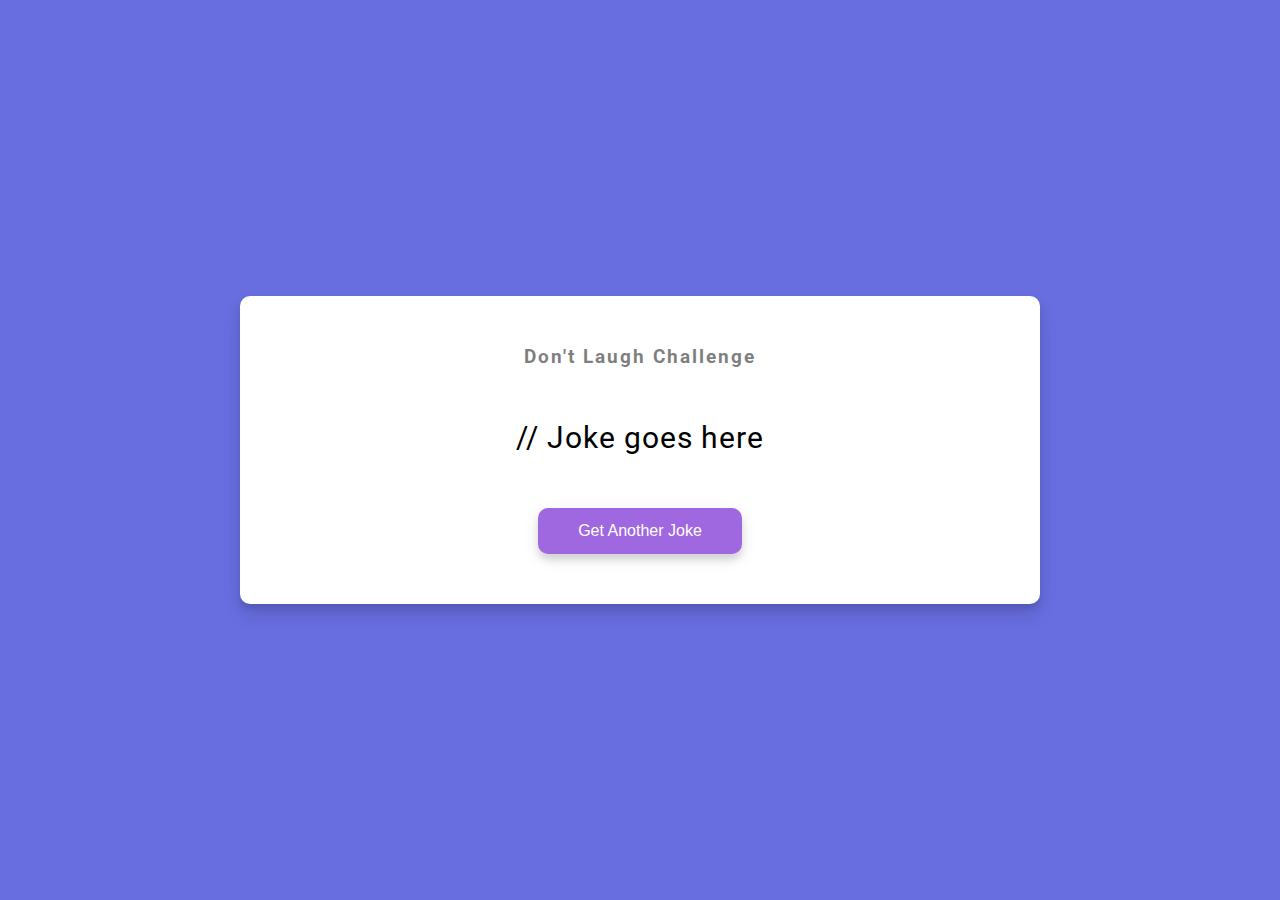
<file: 50projects50days/10_DadJokes/index.html>
<!DOCTYPE html>
<html lang="en">
<head>
    <meta charset="UTF-8">
    <meta http-equiv="X-UA-Compatible" content="IE=edge">
    <meta name="viewport" content="width=device-width, initial-scale=1.0">
    <link rel="stylesheet" href="https://cdnjs.cloudflare.com/ajax/libs/font-awesome/5.15.2/css/all.min.css"
        integrity="sha512-HK5fgLBL+xu6dm/Ii3z4xhlSUyZgTT9tuc/hSrtw6uzJOvgRr2a9jyxxT1ely+B+xFAmJKVSTbpM/CuL7qxO8w=="
        crossorigin="anonymous" />
    <link rel="stylesheet" href="style.css">

    <title>Dad Jokes</title>
</head>
<body>
    <div class="container">
        <h3>Don't Laugh Challenge</h3>
        <div id="joke" class="joke">// Joke goes here</div>
        <button id="jokeBtn" class="btn">Get Another Joke</button>
    </div>
    <script src="script.js"></script>
    </div>
   
</body>
</html>
</file>
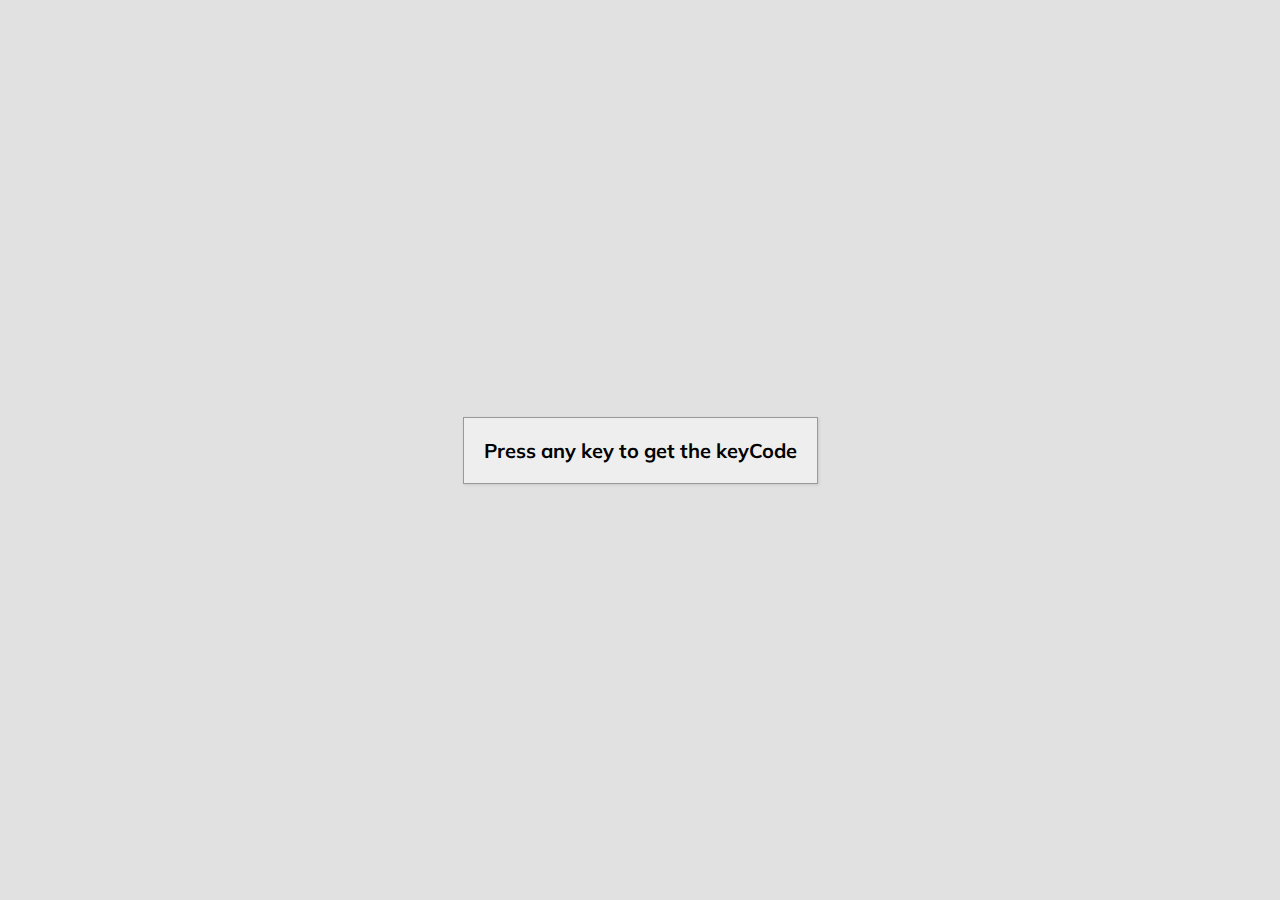
<file: 50projects50days/11_EventKeyCodes/index.html>
<!DOCTYPE html>
<html lang="en">
  <head>
    <meta charset="UTF-8" />
    <meta name="viewport" content="width=device-width, initial-scale=1.0" />
    <link rel="stylesheet" href="style.css" />
    <title>Event KeyCodes</title>
  </head>
  <body>
    <div id="insert">
      <div class="key">
        Press any key to get the keyCode
      </div>
    </div>
    <script src="script.js"></script>
  </body>
</html>
</file>
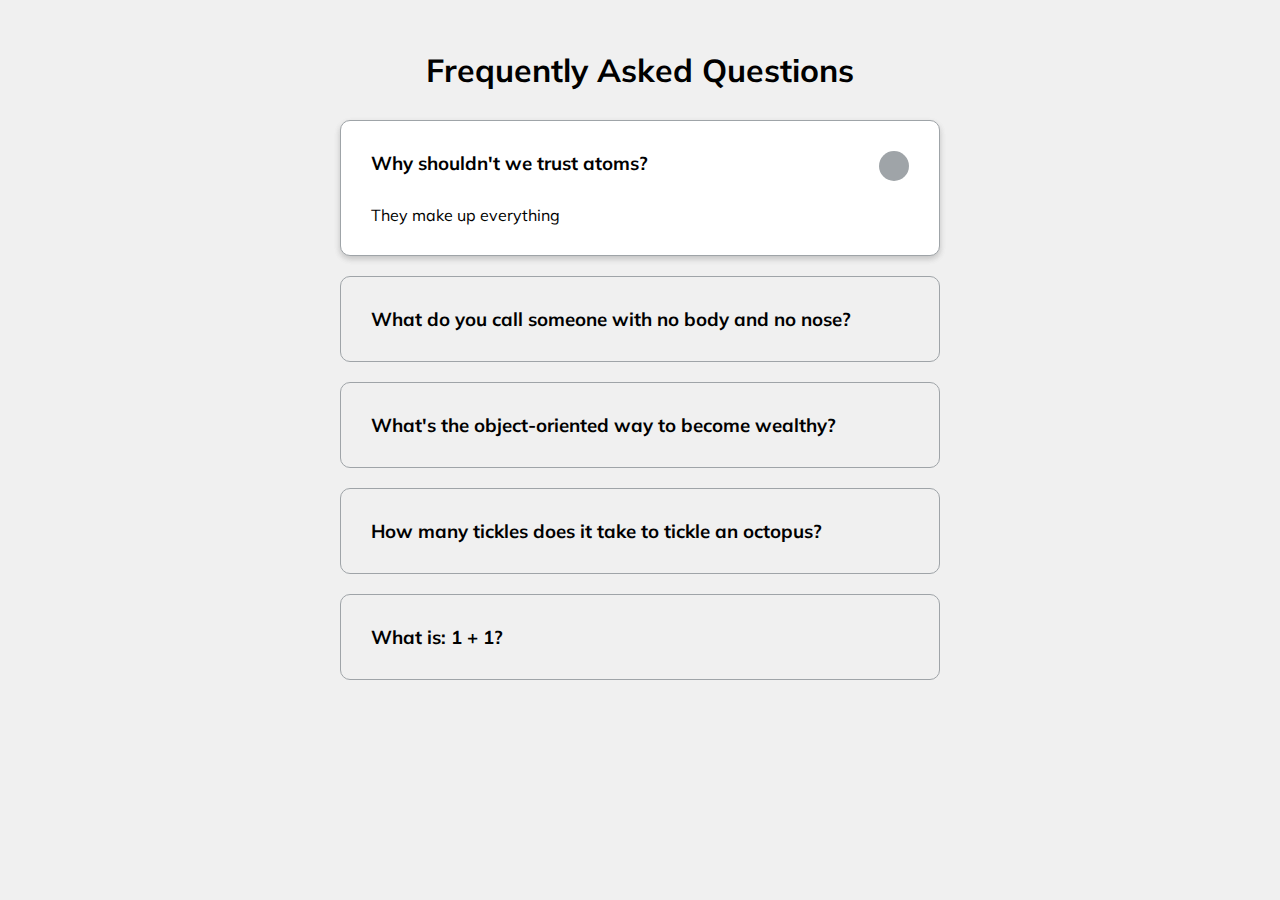
<file: 50projects50days/12_FAQCollapse/index.html>
<!DOCTYPE html>
<html lang="en">
  <head>
    <meta charset="UTF-8" />
    <meta name="viewport" content="width=device-width, initial-scale=1.0" />
    <link rel="stylesheet" href="https://cdnjs.cloudflare.com/ajax/libs/font-awesome/5.14.0/css/all.min.css" integrity="sha512-1PKOgIY59xJ8Co8+NE6FZ+LOAZKjy+KY8iq0G4B3CyeY6wYHN3yt9PW0XpSriVlkMXe40PTKnXrLnZ9+fkDaog==" crossorigin="anonymous" />
    <link rel="stylesheet" href="style.css" />
    <title>FAQ</title>
  </head>
  <body>
    <h1>Frequently Asked Questions</h1>
    <div class="faq-container">
      <div class="faq active">
        <h3 class="faq-title">
          Why shouldn't we trust atoms?
        </h3>

        <p class="faq-text">
          They make up everything
        </p>

        <button class="faq-toggle">
          <i class="fas fa-chevron-down"></i>
          <i class="fas fa-times"></i>
        </button>
      </div>

      <div class="faq">
        <h3 class="faq-title">
          What do you call someone with no body and no nose?
        </h3>
        <p class="faq-text">
          Nobody knows.
        </p>
        <button class="faq-toggle">
          <i class="fas fa-chevron-down"></i>
          <i class="fas fa-times"></i>
        </button>
      </div>
      
      <div class="faq">
        <h3 class="faq-title">
          What's the object-oriented way to become wealthy?
        </h3>
        <p class="faq-text">
          Inheritance.
        </p>
        <button class="faq-toggle">
          <i class="fas fa-chevron-down"></i>
          <i class="fas fa-times"></i>
        </button>
      </div>
      
      <div class="faq">
        <h3 class="faq-title">
          How many tickles does it take to tickle an octopus?
        </h3>
        <p class="faq-text">
          Ten-tickles!
        </p>
        <button class="faq-toggle">
          <i class="fas fa-chevron-down"></i>
          <i class="fas fa-times"></i>
        </button>
      </div>
      
      <div class="faq">
        <h3 class="faq-title">
          What is: 1 + 1?
        </h3>
        <p class="faq-text">
          Depends on who are you asking.
        </p>
        <button class="faq-toggle">
          <i class="fas fa-chevron-down"></i>
          <i class="fas fa-times"></i>
        </button>
      </div>
    </div>
    <script src="script.js"></script>
  </body>
</html>
</file>
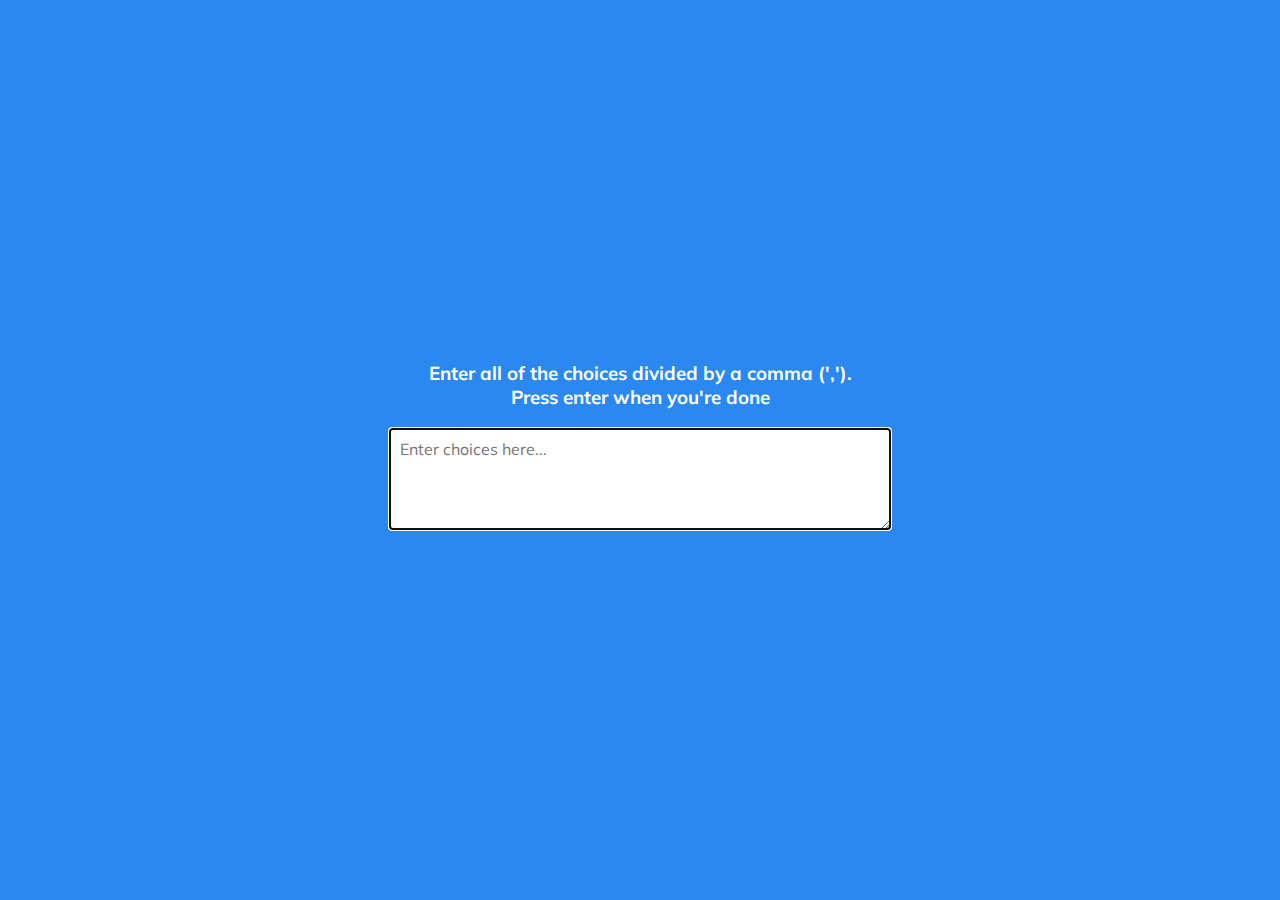
<file: 50projects50days/13_RandomChoicePicker/index.html>
<!DOCTYPE html>
<html lang="en">
  <head>
    <meta charset="UTF-8" />
    <meta name="viewport" content="width=device-width, initial-scale=1.0" />
    <link rel="stylesheet" href="style.css" />
    <title>Random Choice Picker</title>
  </head>
  <body>
    <div class="container">
      <h3>Enter all of the choices divided by a comma (','). <br> Press enter when you're done</h3>
      <textarea placeholder="Enter choices here..." id="textarea"></textarea>

      <div id="tags"></div>
    </div>

    <script src="script.js"></script>
  </body>
</html>
</file>
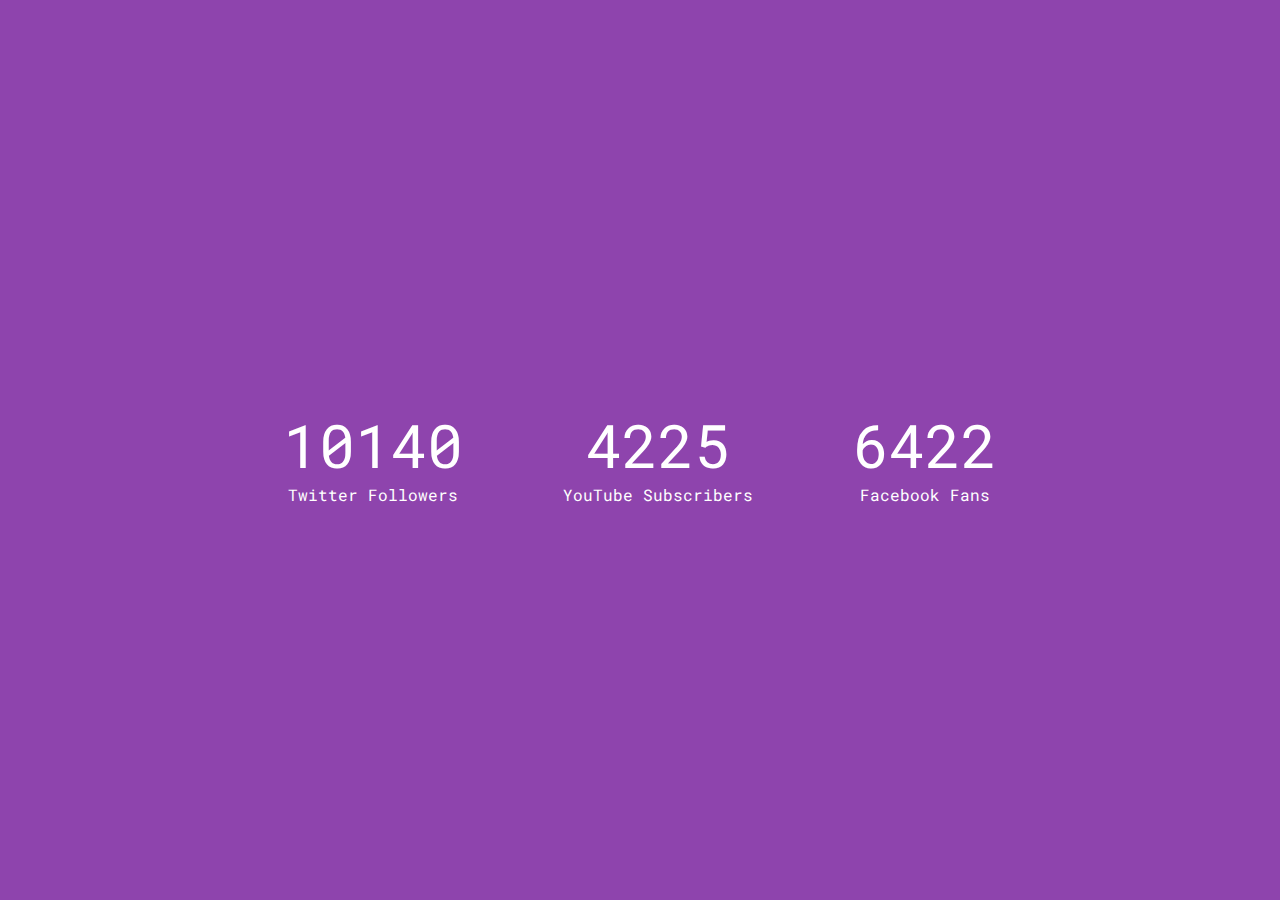
<file: 50projects50days/15_IncrementingCounter/index.html>
<!DOCTYPE html>
<html lang="en">
  <head>
    <meta charset="UTF-8" />
    <meta name="viewport" content="width=device-width, initial-scale=1.0" />
    <link rel="stylesheet" href="https://cdnjs.cloudflare.com/ajax/libs/font-awesome/5.14.0/css/all.min.css" integrity="sha512-1PKOgIY59xJ8Co8+NE6FZ+LOAZKjy+KY8iq0G4B3CyeY6wYHN3yt9PW0XpSriVlkMXe40PTKnXrLnZ9+fkDaog==" crossorigin="anonymous" />
    <link rel="stylesheet" href="style.css" />
    <title>Increment Counter</title>
  </head>
  <body>
    <div class="counter-container">
      <i class="fab fa-twitter fa-3x"></i>
      <div class="counter" data-target="12000"></div>
      <span>Twitter Followers</span>
    </div>

    <div class="counter-container">
      <i class="fab fa-youtube fa-3x"></i>
      <div class="counter" data-target="5000"></div>
      <span>YouTube Subscribers</span>
    </div>

    <div class="counter-container">
      <i class="fab fa-facebook fa-3x"></i>
      <div class="counter" data-target="7500"></div>
      <span>Facebook Fans</span>
    </div>
    <script src="script.js"></script>
  </body>
</html>
</file>
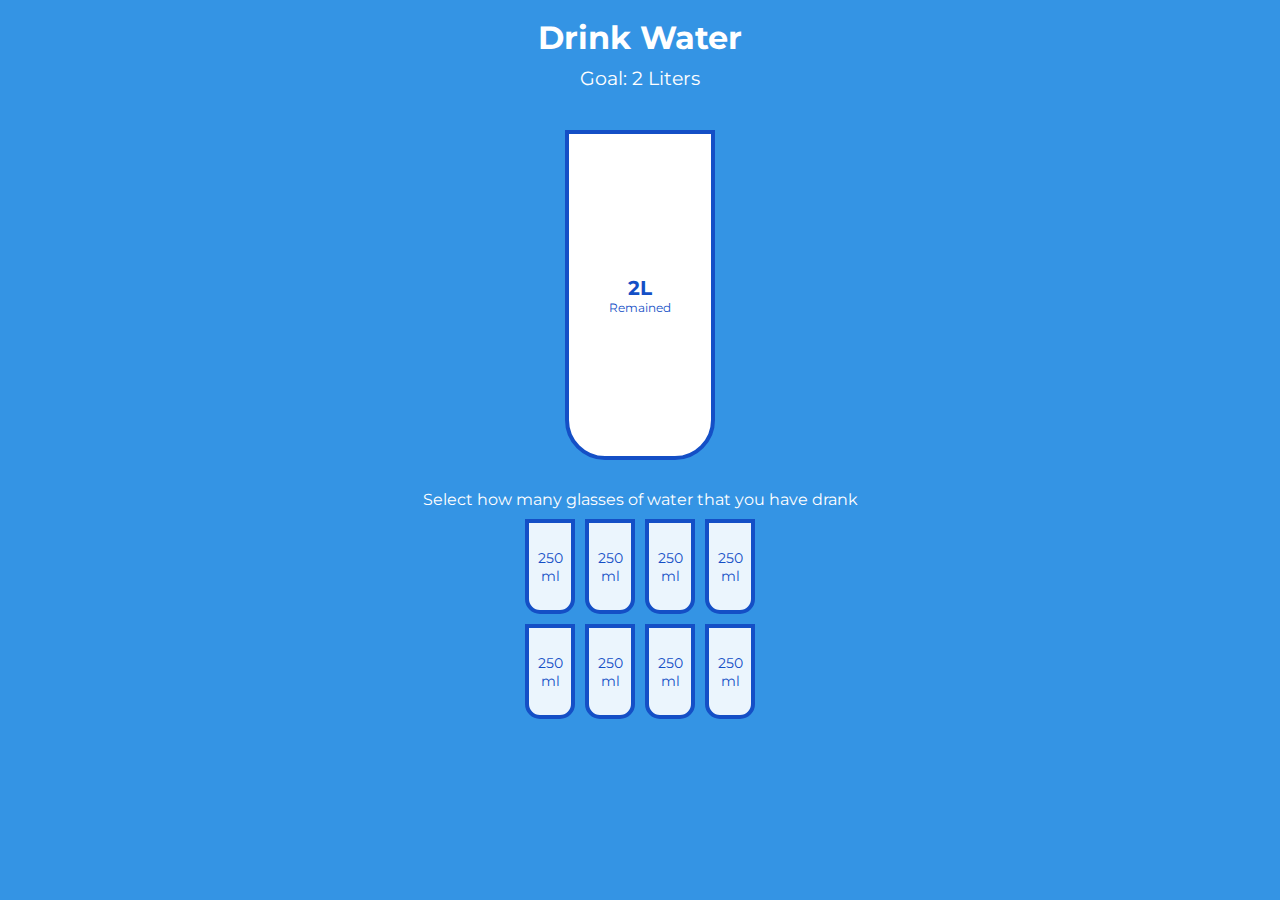
<file: 50projects50days/16_DrinkWater/index.html>
<!DOCTYPE html>
<html lang="en">
  <head>
    <meta charset="UTF-8" />
    <meta name="viewport" content="width=device-width, initial-scale=1.0" />
    <link rel="stylesheet" href="style.css" />
    <title>Drink Water</title>
  </head>
  <body>
    <h1>Drink Water</h1>
    <h3>Goal: 2 Liters</h3>

    <div class="cup">
      <div class="remained" id="remained">
        <span id="liters"></span>
        <small>Remained</small>
      </div>

      <div class="percentage" id="percentage"></div>
    </div>

    <p class="text">Select how many glasses of water that you have drank</p>

    <div class="cups">
      <div class="cup cup-small">250 ml</div>
      <div class="cup cup-small">250 ml</div>
      <div class="cup cup-small">250 ml</div>
      <div class="cup cup-small">250 ml</div>
      <div class="cup cup-small">250 ml</div>
      <div class="cup cup-small">250 ml</div>
      <div class="cup cup-small">250 ml</div>
      <div class="cup cup-small">250 ml</div>
    </div>

    <script src="script.js"></script>
  </body>
</html>
</file>
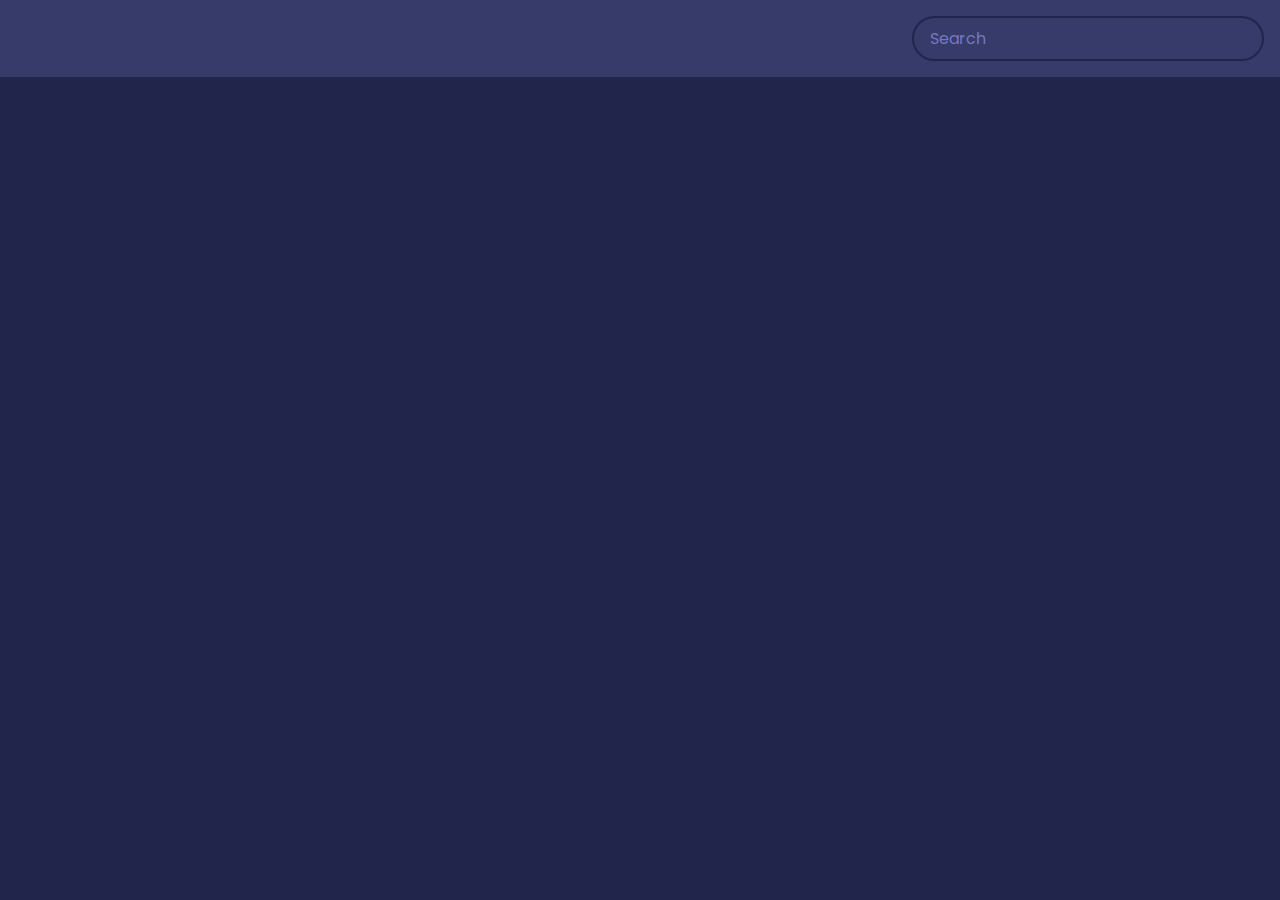
<file: 50projects50days/17_MovieApp/index.html>
<!DOCTYPE html>
<html lang="en">
  <head>
    <meta charset="UTF-8" />
    <meta name="viewport" content="width=device-width, initial-scale=1.0" />
    <link rel="stylesheet" href="style.css" />
    <title>Movie App</title>
  </head>
  <body>
    <header>
      <form id="form">
        <input type="text" id="search" class="search" placeholder="Search">
      </form>
    </header>

    <main id="main"></main>

    <script src="script.js"></script>
  </body>
</html>
</file>
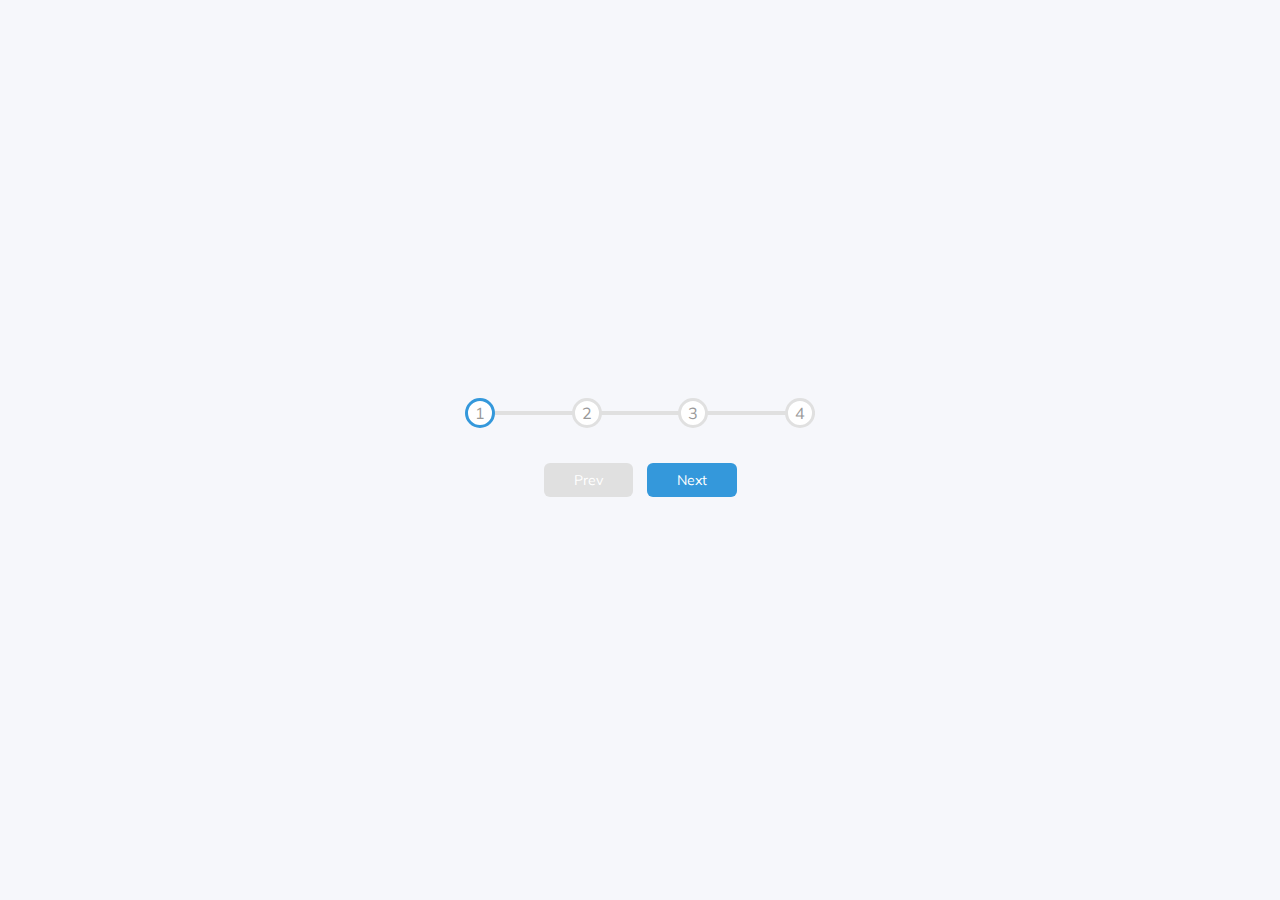
<file: 50projects50days/2_ProgressSteps/index.html>
<!DOCTYPE html>
<html lang="en">
<head>
    <meta charset="UTF-8">
    <meta http-equiv="X-UA-Compatible" content="IE=edge">
    <meta name="viewport" content="width=device-width, initial-scale=1.0">
    <link rel="stylesheet" href="style.css">
   <title>Progress Steps</title>
</head>
<body>
<div class="container">
    <div class="progress-container">
        <div class="progress" id="progress"></div>
            <div class="circle active">1</div>
            <div class="circle">2</div>
            <div class="circle">3</div>
            <div class="circle">4</div>
        </div>
    <button class="btn" id="prev" disabled>Prev</button>
    <button class="btn" id="next">Next</button>
</div>

    <script src="script.js"></script>
</body>
</html>
</file>
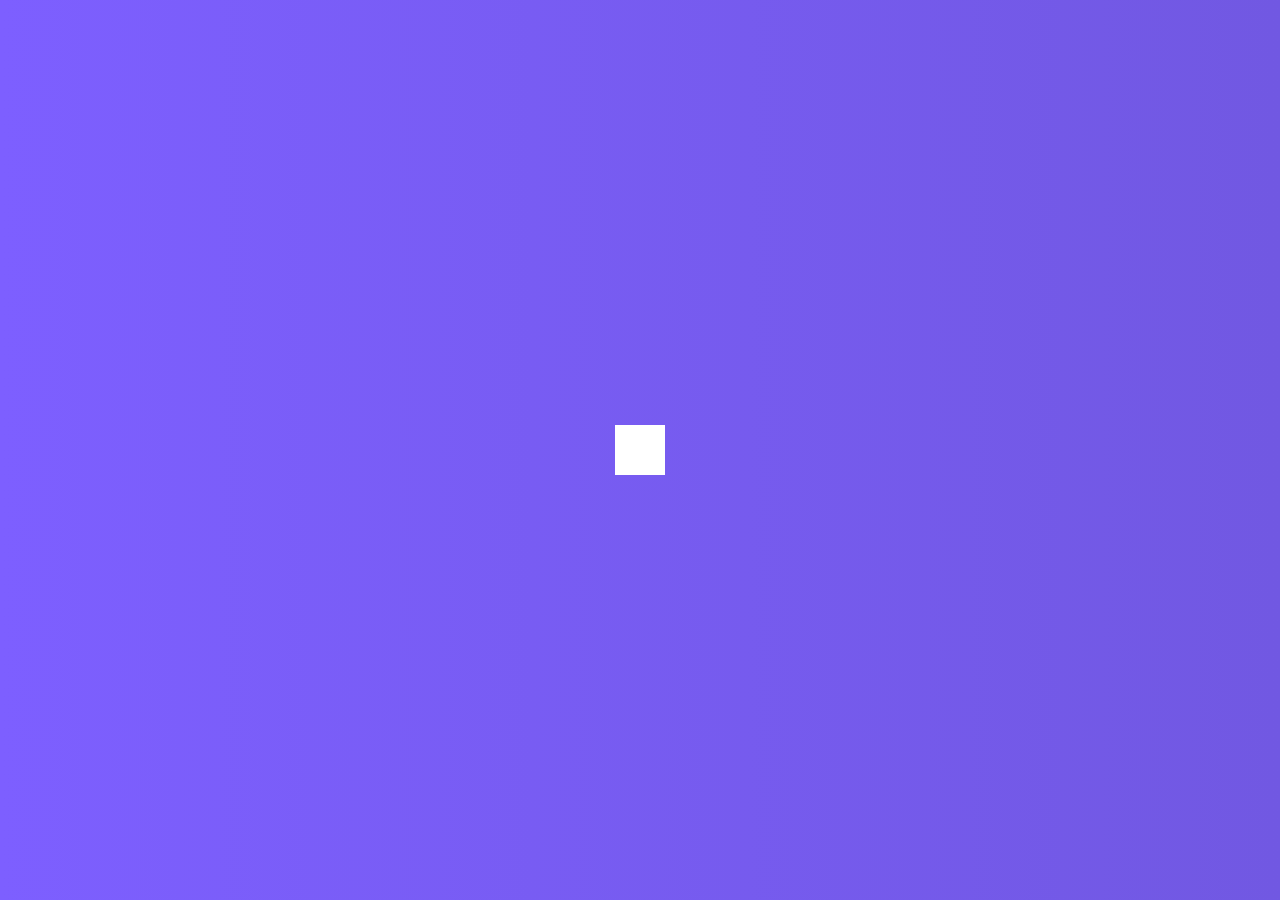
<file: 50projects50days/4_HiddenSearchWidget/index.html>
<!DOCTYPE html>
<html lang="en">
<head>
    <meta charset="UTF-8">
    <meta http-equiv="X-UA-Compatible" content="IE=edge">
    <meta name="viewport" content="width=device-width, initial-scale=1.0">
    <link rel="stylesheet" href="https://cdnjs.cloudflare.com/ajax/libs/font-awesome/5.15.2/css/all.min.css"
        integrity="sha512-HK5fgLBL+xu6dm/Ii3z4xhlSUyZgTT9tuc/hSrtw6uzJOvgRr2a9jyxxT1ely+B+xFAmJKVSTbpM/CuL7qxO8w=="
        crossorigin="anonymous" />
    <link rel="stylesheet" href="style.css">

    <title>Hidden Search</title>
</head>
<body>
    <div class="search">
        <input type="text" class="input" placeholder="Search....">
        <button class="btn">
            <i class="fas fa-search"></i>
        </button>

    </div>

    <script src="script.js"></script>
</body>
</html>
</file>
<file: 50projects50days/10_DadJokes/style.css>
@import url("https://fonts.googleapis.com/css2?family=Roboto:wght@400;700&display=swap");

* {
  box-sizing: border-box;
}

body {
  background-color: #686de0;
  font-family: "Roboto", sans-serif;
  display: flex;
  flex-direction: column;
  align-items: center;
  justify-content: center;
  height: 100vh;
  overflow: hidden;
  margin: 0;
  padding: 20px;
}

.container {
  background-color: #fff;
  border-radius: 10px;
  box-shadow: 0 10px 20px rgba(0, 0, 0, 0.1), 0 6px 6px rgba(0, 0, 0, 0.1);
  padding: 50px 20px;
  text-align: center;
  max-width: 100%;
  width: 800px;
}

h3 {
  margin: 0;
  opacity: 0.5;
  letter-spacing: 2px;
}

.joke {
  font-size: 30px;
  letter-spacing: 1px;
  line-height: 40px;
  margin: 50px auto;
  max-width: 600px;
}

.btn {
  background-color: #9f68e0;
  color: #fff;
  border: 0;
  border-radius: 10px;
  box-shadow: 0 5px 15px rgba(0, 0, 0, 0.1), 0 6px 6px rgba(0, 0, 0, 0.1);
  padding: 14px 40px;
  font-size: 16px;
  cursor: pointer;
}

.btn:active {
  transform: scale(0.98);
}

.btn:focus {
  outline: 0;
}
</file>
<file: 50projects50days/11_EventKeyCodes/style.css>
@import url('https://fonts.googleapis.com/css?family=Muli&display=swap');

* {
  box-sizing: border-box;
}

body {
  background-color: #e1e1e1;
  font-family: 'Muli', sans-serif;
  display: flex;
  align-items: center;
  justify-content: center;
  text-align: center;
  height: 100vh;
  overflow: hidden;
  margin: 0;
}

.key {
  border: 1px solid #999;
  background-color: #eee;
  box-shadow: 1px 1px 3px rgba(0, 0, 0, 0.1);
  display: inline-flex;
  align-items: center;
  font-size: 20px;
  font-weight: bold;
  padding: 20px;
  flex-direction: column;
  margin: 10px;
  min-width: 150px;
  position: relative;
}

.key small {
  position: absolute;
  top: -24px;
  left: 0;
  text-align: center;
  width: 100%;
  color: #555;
  font-size: 14px;
}
</file>
<file: 50projects50days/12_FAQCollapse/style.css>
@import url('https://fonts.googleapis.com/css?family=Muli&display=swap');

* {
  box-sizing: border-box;
}

body {
  font-family: 'Muli', sans-serif;
  background-color: #f0f0f0;
}

h1 {
  margin: 50px 0 30px;
  text-align: center;
}

.faq-container {
  max-width: 600px;
  margin: 0 auto;
}

.faq {
  background-color: transparent;
  border: 1px solid #9fa4a8;
  border-radius: 10px;
  margin: 20px 0;
  padding: 30px;
  position: relative;
  overflow: hidden;
  transition: 0.3s ease;
}

.faq.active {
  background-color: #fff;
  box-shadow: 0 3px 6px rgba(0, 0, 0, 0.1), 0 3px 6px rgba(0, 0, 0, 0.1);
}

.faq.active::before,
.faq.active::after {
  content: '\f075';
  font-family: 'Font Awesome 5 Free';
  color: #2ecc71;
  font-size: 7rem;
  position: absolute;
  opacity: 0.2;
  top: 20px;
  left: 20px;
  z-index: 0;
}

.faq.active::before {
  color: #3498db;
  top: -10px;
  left: -30px;
  transform: rotateY(180deg);
}

.faq-title {
  margin: 0 35px 0 0;
}

.faq-text {
  display: none;
  margin: 30px 0 0;
}

.faq.active .faq-text {
  display: block;
}

.faq-toggle {
  background-color: transparent;
  border: 0;
  border-radius: 50%;
  cursor: pointer;
  display: flex;
  align-items: center;
  justify-content: center;
  font-size: 16px;
  padding: 0;
  position: absolute;
  top: 30px;
  right: 30px;
  height: 30px;
  width: 30px;
}

.faq-toggle:focus {
  outline: 0;
}

.faq-toggle .fa-times {
  display: none;
}

.faq.active .faq-toggle .fa-times {
  color: #fff;
  display: block;
}

.faq.active .faq-toggle .fa-chevron-down {
  display: none;
}

.faq.active .faq-toggle {
  background-color: #9fa4a8;
}
</file>
<file: 50projects50days/13_RandomChoicePicker/style.css>
@import url('https://fonts.googleapis.com/css?family=Muli&display=swap');

* {
  box-sizing: border-box;
}

body {
  background-color: #2b88f0;
  font-family: 'Muli', sans-serif;
  display: flex;
  flex-direction: column;
  align-items: center;
  justify-content: center;
  height: 100vh;
  overflow: hidden;
  margin: 0;
}

h3 {
  color: #fff;
  margin: 10px 0 20px;
  text-align: center;
}

.container {
  width: 500px;
}

textarea {
  border: none;
  display: block;
  width: 100%;
  height: 100px;
  font-family: inherit;
  padding: 10px;
  margin: 0 0 20px;
  font-size: 16px;
}

.tag {
  background-color: #f0932b;
  color: #fff;
  border-radius: 50px;
  padding: 10px 20px;
  margin: 0 5px 10px 0;
  font-size: 14px;
  display: inline-block;
}

.tag.highlight {
  background-color: #273c75;
}
</file>
<file: 50projects50days/15_IncrementingCounter/style.css>
@import url('https://fonts.googleapis.com/css?family=Roboto+Mono&display=swap');

* {
  box-sizing: border-box;
}

body {
  background-color: #8e44ad;
  color: #fff;
  font-family: 'Roboto Mono', sans-serif;
  display: flex;
  align-items: center;
  justify-content: center;
  height: 100vh;
  overflow: hidden;
  margin: 0;
}

.counter-container {
  display: flex;
  flex-direction: column;
  justify-content: center;
  text-align: center;
  margin: 30px 50px;
}

.counter {
  font-size: 60px;
  margin-top: 10px;
}

@media (max-width: 580px) {
  body {
    flex-direction: column;
  }
}
</file>
<file: 50projects50days/16_DrinkWater/style.css>
@import url('https://fonts.googleapis.com/css?family=Montserrat:400,600&display=swap');

:root {
  --border-color: #144fc6;
  --fill-color: #6ab3f8;
}

* {
  box-sizing: border-box;
}

body {
  background-color: #3494e4;
  color: #fff;
  font-family: 'Montserrat', sans-serif;
  display: flex;
  flex-direction: column;
  align-items: center;
  margin-bottom: 40px;
}

h1 {
  margin: 10px 0 0;
}

h3 {
  font-weight: 400;
  margin: 10px 0;
}

.cup {
  background-color: #fff;
  border: 4px solid var(--border-color);
  color: var(--border-color);
  border-radius: 0 0 40px 40px;
  height: 330px;
  width: 150px;
  margin: 30px 0;
  display: flex;
  flex-direction: column;
  overflow: hidden;
}

.cup.cup-small {
  height: 95px;
  width: 50px;
  border-radius: 0 0 15px 15px;
  background-color: rgba(255, 255, 255, 0.9);
  cursor: pointer;
  font-size: 14px;
  align-items: center;
  justify-content: center;
  text-align: center;
  margin: 5px;
  transition: 0.3s ease;
}

.cup.cup-small.full {
  background-color: var(--fill-color);
  color: #fff;
}

.cups {
  display: flex;
  flex-wrap: wrap;
  align-items: center;
  justify-content: center;
  width: 280px;
}

.remained {
  display: flex;
  flex-direction: column;
  align-items: center;
  justify-content: center;
  text-align: center;
  flex: 1;
  transition: 0.3s ease;
}

.remained span {
  font-size: 20px;
  font-weight: bold;
}

.remained small {
  font-size: 12px;
}

.percentage {
  background-color: var(--fill-color);
  display: flex;
  align-items: center;
  justify-content: center;
  font-weight: bold;
  font-size: 30px;
  height: 0;
  transition: 0.3s ease;
}

.text {
  text-align: center;
  margin: 0 0 5px;
}
</file>
<file: 50projects50days/17_MovieApp/style.css>
@import url('https://fonts.googleapis.com/css2?family=Poppins:wght@200;400&display=swap');

:root {
  --primary-color: #22254b;
  --secondary-color: #373b69;
}

* {
  box-sizing: border-box;
}

body {
  background-color: var(--primary-color);
  font-family: 'Poppins', sans-serif;
  margin: 0;
}

header {
  padding: 1rem;
  display: flex;
  justify-content: flex-end;
  background-color: var(--secondary-color);
}

.search {
  background-color: transparent;
  border: 2px solid var(--primary-color);
  border-radius: 50px;
  font-family: inherit;
  font-size: 1rem;
  padding: 0.5rem 1rem;
  color: #fff;
}

.search::placeholder {
  color: #7378c5;
}

.search:focus {
  outline: none;
  background-color: var(--primary-color);
}

main {
  display: flex;
  flex-wrap: wrap;
  justify-content: center;
}

.movie {
  width: 300px;
  margin: 1rem;
  background-color: var(--secondary-color);
  box-shadow: 0 4px 5px rgba(0, 0, 0, 0.2);
  position: relative;
  overflow: hidden;
  border-radius: 3px;
}

.movie img {
  width: 100%;
}

.movie-info {
  color: #eee;
  display: flex;
  align-items: center;
  justify-content: space-between;
  padding: 0.5rem 1rem 1rem;
  letter-spacing: 0.5px;
}

.movie-info h3 {
  margin-top: 0;
}

.movie-info span {
  background-color: var(--primary-color);
  padding: 0.25rem 0.5rem;
  border-radius: 3px;
  font-weight: bold;
}

.movie-info span.green {
  color: lightgreen;
}

.movie-info span.orange {
  color: orange;
}

.movie-info span.red {
  color: red;
}

.overview {
  background-color: #fff;
  padding: 2rem;
  position: absolute;
  left: 0;
  bottom: 0;
  right: 0;
  max-height: 100%;
  transform: translateY(101%);
  overflow-y: auto;
  transition: transform 0.3s ease-in;
}

.movie:hover .overview {
  transform: translateY(0);
}
</file>
<file: 50projects50days/2_ProgressSteps/style.css>
@import url("https://fonts.googleapis.com/css2?family=Muli&display=swap");

:root {
  --line-border-fill: #3498db;
  --line-border-empty: #e0e0e0;
}

* {
  box-sizing: border-box;
}

body {
  background-color: #f6f7fb;
  font-family: "Muli", sans-serif;
  display: flex;
  align-items: center;
  justify-content: center;
  height: 100vh;
  overflow: hidden;
  margin: 0;
}

.container {
  text-align: center;
}

.progress-container {
  display: flex;
  justify-content: space-between;
  position: relative;
  margin-bottom: 30px;
  max-width: 100%;
  width: 350px;
}

.progress-container::before {
  content: "";
  background-color: var(--line-border-empty);
  position: absolute;
  top: 50%;
  left: 0;
  transform: translateY(-50%);
  height: 4px;
  width: 100%;
  z-index: -1;
  transition: 0.4s ease;
}

.progress {
  background-color: var(--line-border-fill);
  position: absolute;
  top: 50%;
  left: 0;
  transform: translateY(-50%);
  height: 4px;
  width: 0%;
  z-index: -1;
  transition: 0.4s ease;
}

.circle {
  background-color: #fff;
  color: #999;
  border-radius: 50%;
  height: 30px;
  width: 30px;
  display: flex;
  align-items: center;
  justify-content: center;
  border: 3px solid var(--line-border-empty);
  transition: 0.4s ease;
}

.circle.active {
  border-color: var(--line-border-fill);
}

.btn {
  background-color: var(--line-border-fill);
  color: #fff;
  border: 0;
  border-radius: 6px;
  cursor: pointer;
  font-family: inherit;
  padding: 8px 30px;
  margin: 5px;
  font-size: 14px;
}

.btn:active {
  transform: scale(0.98);
}

.btn:focus {
  outline: 0;
}

.btn:disabled {
  background-color: var(--line-border-empty);
  cursor: not-allowed;
}
</file>
<file: 50projects50days/4_HiddenSearchWidget/style.css>
@import url("https://fonts.googleapis.com/css2?family=Roboto:wght@400;700&display=swap");

* {
  box-sizing: border-box;
}

body {
  background-image: linear-gradient(90deg,#7d5fff,#7158e2);
  font-family: "Roboto", sans-serif;
  display: flex;
  align-items: center;
  justify-content: center;
  height: 100vh;
  overflow: hidden;
  margin: 0;
}

.search {
  position: relative;
  height: 50px;
}

.search .input {
  background-color: #fff;
  border: 0;
  font-size: 18px;
  padding: 15px;
  height: 50px;
  width: 50px;
  transition: width 0.3s ease;
}

.btn {
  background-color: #fff;
  border: 0;
  cursor: pointer;
  font-size: 24px;
  position: absolute;
  top: 0;
  left: 0;
  height: 50px;
  width: 50px;
  transition: transform 0.3s ease;
}

.btn:focus, .input:focus {
  outline: none;
}

.search.active .input {
  width: 200px;
}

.search.active .btn {
  transform: translateX(198px);
}
</file>
